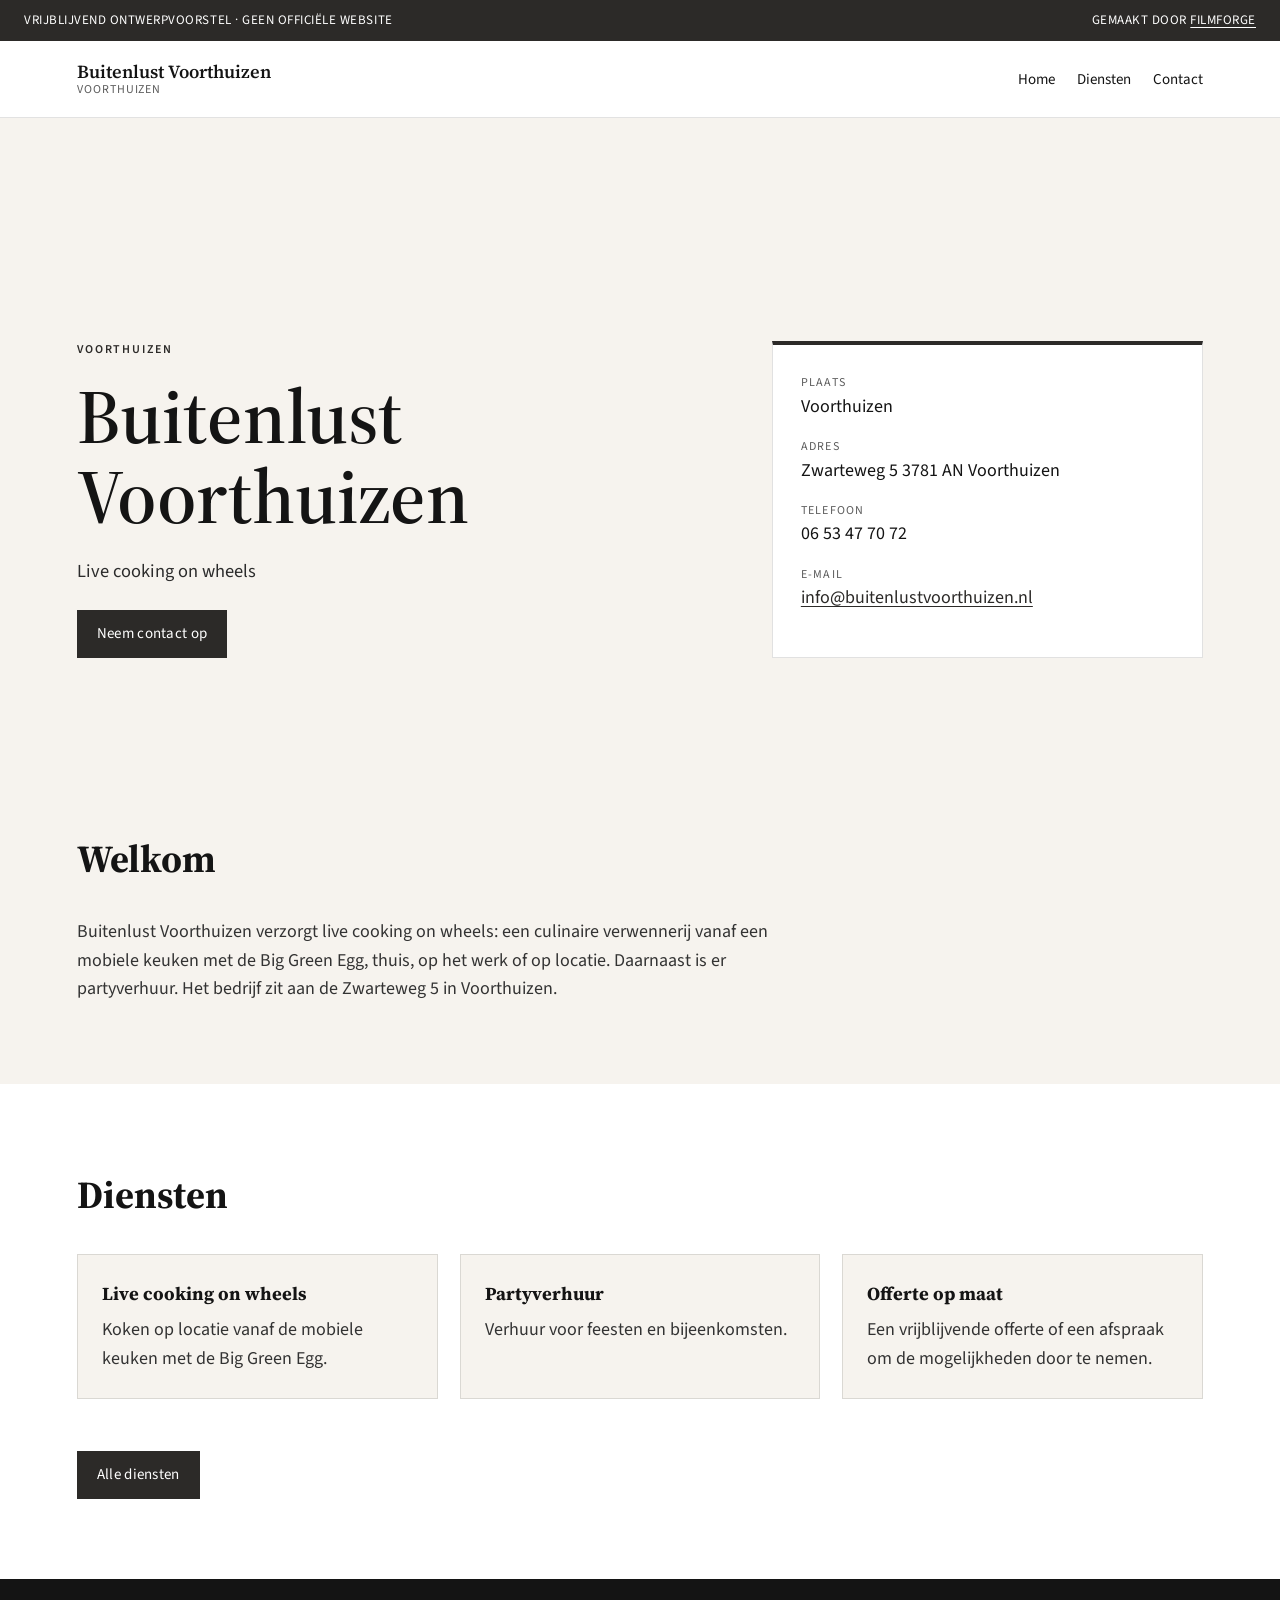
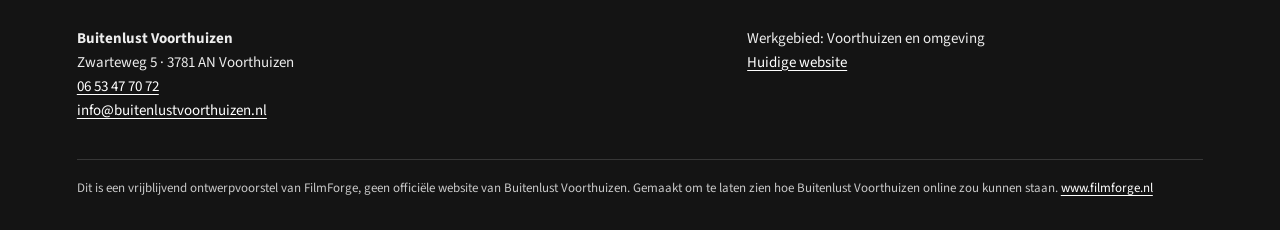
<file: index.html>
<!doctype html>
<html lang="nl">
<head>
<meta charset="utf-8">
<meta name="viewport" content="width=device-width, initial-scale=1">
<meta name="robots" content="noindex, nofollow">
<title>Buitenlust Voorthuizen · Voorthuizen</title>
<meta name="description" content="Buitenlust Voorthuizen in Voorthuizen — vrijblijvend ontwerpvoorstel van FilmForge.">
<link rel="preconnect" href="https://fonts.googleapis.com">
<link rel="preconnect" href="https://fonts.gstatic.com" crossorigin>
<link href="https://fonts.googleapis.com/css2?family=Source+Sans+3:wght@400;600&family=Source+Serif+4:opsz,wght@8..60,500;8..60,600&display=swap" rel="stylesheet">
<link rel="stylesheet" href="style.css">
</head>
<body>
<div class="ff-banner">
  <span>Vrijblijvend ontwerpvoorstel · geen officiële website</span>
  <span>Gemaakt door <a href="https://www.filmforge.nl" rel="noopener">FilmForge</a></span>
</div>
<header class="nav">
  <a class="brand" href="index.html">Buitenlust Voorthuizen<small>Voorthuizen</small></a>
  <nav>
    <ul>
      <li><a href="index.html" aria-current="page">Home</a></li>
      <li><a href="diensten.html">Diensten</a></li>
      <li><a href="contact.html">Contact</a></li>
    </ul>
  </nav>
</header>

<section class="hero">
  <div>
    <p class="eyebrow">Voorthuizen</p>
    <h1>Buitenlust Voorthuizen</h1>
    <p class="lede">Live cooking on wheels</p>
    <a class="cta" href="contact.html">Neem contact op</a>
  </div>
  
    <aside class="hero-aside">
      <dl>
        <dt>Plaats</dt><dd>Voorthuizen</dd>
        <dt>Adres</dt><dd>Zwarteweg 5 3781 AN Voorthuizen</dd>
        <dt>Telefoon</dt><dd>06 53 47 70 72</dd>
        <dt>E-mail</dt><dd><a href="mailto:info@buitenlustvoorthuizen.nl">info@buitenlustvoorthuizen.nl</a></dd>
      </dl>
    </aside>
</section>
<section class="section">
  <div class="prose">
    <h2>Welkom</h2>
    <p>Buitenlust Voorthuizen verzorgt live cooking on wheels: een culinaire verwennerij vanaf een mobiele keuken met de Big Green Egg, thuis, op het werk of op locatie. Daarnaast is er partyverhuur. Het bedrijf zit aan de Zwarteweg 5 in Voorthuizen.</p>
  </div>
</section>
<section class="section alt">
  <h2>Diensten</h2>
  <div class="grid"><article class="card"><h3>Live cooking on wheels</h3><p>Koken op locatie vanaf de mobiele keuken met de Big Green Egg.</p></article>
<article class="card"><h3>Partyverhuur</h3><p>Verhuur voor feesten en bijeenkomsten.</p></article>
<article class="card"><h3>Offerte op maat</h3><p>Een vrijblijvende offerte of een afspraak om de mogelijkheden door te nemen.</p></article></div>
  <p style="margin-top:28px"><a class="cta" href="diensten.html">Alle diensten</a></p>
</section>

<footer class="site">
  <div class="footer-grid">
    <div>
      <strong>Buitenlust Voorthuizen</strong>
      <p>Zwarteweg 5 · 3781 AN Voorthuizen</p>
      <p><a href="tel:0653477072">06 53 47 70 72</a></p>
      <p><a href="mailto:info@buitenlustvoorthuizen.nl">info@buitenlustvoorthuizen.nl</a></p>
    </div>
    <div>
      <p>Werkgebied: Voorthuizen en omgeving</p>
      <p><a href="https://www.buitenlustvoorthuizen.nl/">Huidige website</a></p>
    </div>
  </div>
  <p class="ff-note">Dit is een vrijblijvend ontwerpvoorstel van FilmForge, geen officiële website van Buitenlust Voorthuizen. Gemaakt om te laten zien hoe Buitenlust Voorthuizen online zou kunnen staan. <a href="https://www.filmforge.nl">www.filmforge.nl</a></p>
</footer>
</body>
</html>
</file>
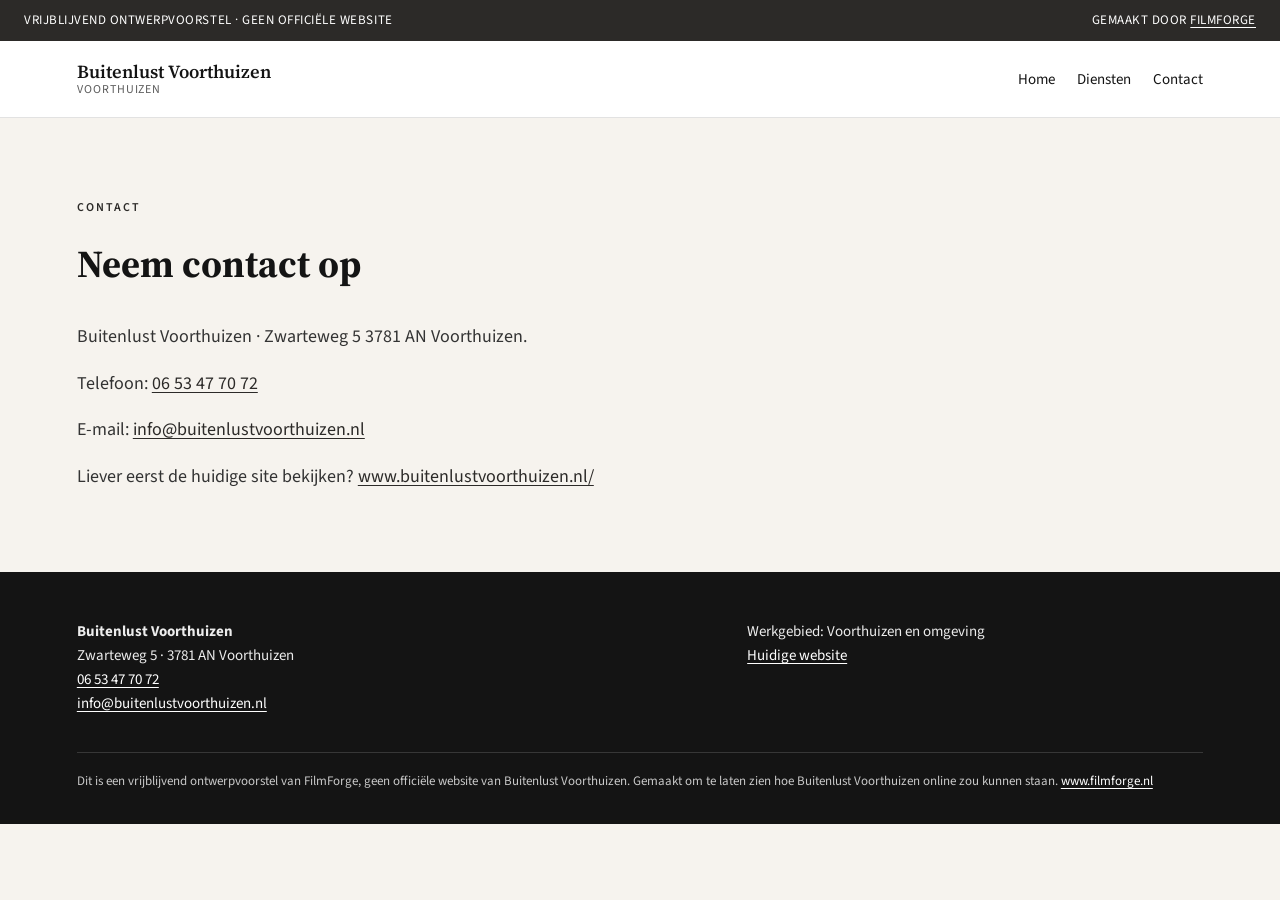
<file: contact.html>
<!doctype html>
<html lang="nl">
<head>
<meta charset="utf-8">
<meta name="viewport" content="width=device-width, initial-scale=1">
<meta name="robots" content="noindex, nofollow">
<title>Contact · Buitenlust Voorthuizen</title>
<meta name="description" content="Buitenlust Voorthuizen in Voorthuizen — vrijblijvend ontwerpvoorstel van FilmForge.">
<link rel="preconnect" href="https://fonts.googleapis.com">
<link rel="preconnect" href="https://fonts.gstatic.com" crossorigin>
<link href="https://fonts.googleapis.com/css2?family=Source+Sans+3:wght@400;600&family=Source+Serif+4:opsz,wght@8..60,500;8..60,600&display=swap" rel="stylesheet">
<link rel="stylesheet" href="style.css">
</head>
<body>
<div class="ff-banner">
  <span>Vrijblijvend ontwerpvoorstel · geen officiële website</span>
  <span>Gemaakt door <a href="https://www.filmforge.nl" rel="noopener">FilmForge</a></span>
</div>
<header class="nav">
  <a class="brand" href="index.html">Buitenlust Voorthuizen<small>Voorthuizen</small></a>
  <nav>
    <ul>
      <li><a href="index.html">Home</a></li>
      <li><a href="diensten.html">Diensten</a></li>
      <li><a href="contact.html" aria-current="page">Contact</a></li>
    </ul>
  </nav>
</header>

<section class="section">
  <p class="eyebrow">Contact</p>
  <h2>Neem contact op</h2>
  <div class="prose">
    <p>Buitenlust Voorthuizen · Zwarteweg 5 3781 AN Voorthuizen.</p>
    <p>Telefoon: <a href='tel:0653477072'>06 53 47 70 72</a></p>
    <p>E-mail: <a href="mailto:info@buitenlustvoorthuizen.nl">info@buitenlustvoorthuizen.nl</a></p>
    
    <p>Liever eerst de huidige site bekijken? <a href="https://www.buitenlustvoorthuizen.nl/">www.buitenlustvoorthuizen.nl/</a></p>
  </div>
</section>

<footer class="site">
  <div class="footer-grid">
    <div>
      <strong>Buitenlust Voorthuizen</strong>
      <p>Zwarteweg 5 · 3781 AN Voorthuizen</p>
      <p><a href="tel:0653477072">06 53 47 70 72</a></p>
      <p><a href="mailto:info@buitenlustvoorthuizen.nl">info@buitenlustvoorthuizen.nl</a></p>
    </div>
    <div>
      <p>Werkgebied: Voorthuizen en omgeving</p>
      <p><a href="https://www.buitenlustvoorthuizen.nl/">Huidige website</a></p>
    </div>
  </div>
  <p class="ff-note">Dit is een vrijblijvend ontwerpvoorstel van FilmForge, geen officiële website van Buitenlust Voorthuizen. Gemaakt om te laten zien hoe Buitenlust Voorthuizen online zou kunnen staan. <a href="https://www.filmforge.nl">www.filmforge.nl</a></p>
</footer>
</body>
</html>
</file>
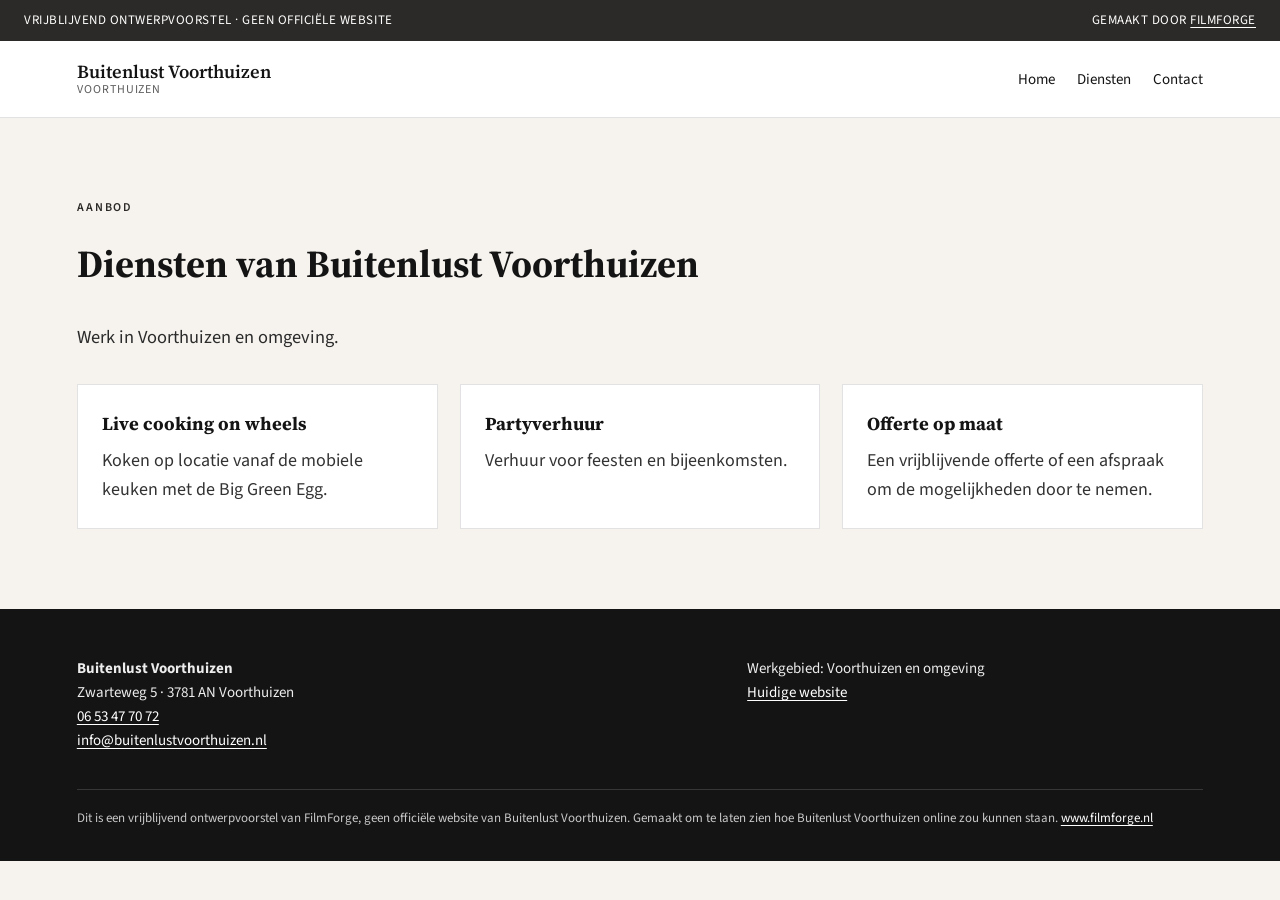
<file: diensten.html>
<!doctype html>
<html lang="nl">
<head>
<meta charset="utf-8">
<meta name="viewport" content="width=device-width, initial-scale=1">
<meta name="robots" content="noindex, nofollow">
<title>Diensten · Buitenlust Voorthuizen</title>
<meta name="description" content="Buitenlust Voorthuizen in Voorthuizen — vrijblijvend ontwerpvoorstel van FilmForge.">
<link rel="preconnect" href="https://fonts.googleapis.com">
<link rel="preconnect" href="https://fonts.gstatic.com" crossorigin>
<link href="https://fonts.googleapis.com/css2?family=Source+Sans+3:wght@400;600&family=Source+Serif+4:opsz,wght@8..60,500;8..60,600&display=swap" rel="stylesheet">
<link rel="stylesheet" href="style.css">
</head>
<body>
<div class="ff-banner">
  <span>Vrijblijvend ontwerpvoorstel · geen officiële website</span>
  <span>Gemaakt door <a href="https://www.filmforge.nl" rel="noopener">FilmForge</a></span>
</div>
<header class="nav">
  <a class="brand" href="index.html">Buitenlust Voorthuizen<small>Voorthuizen</small></a>
  <nav>
    <ul>
      <li><a href="index.html">Home</a></li>
      <li><a href="diensten.html" aria-current="page">Diensten</a></li>
      <li><a href="contact.html">Contact</a></li>
    </ul>
  </nav>
</header>

<section class="section">
  <p class="eyebrow">Aanbod</p>
  <h2>Diensten van Buitenlust Voorthuizen</h2>
  <p class="lede" style="margin-bottom:32px">Werk in Voorthuizen en omgeving.</p>
  <div class="grid"><article class="card"><h3>Live cooking on wheels</h3><p>Koken op locatie vanaf de mobiele keuken met de Big Green Egg.</p></article>
<article class="card"><h3>Partyverhuur</h3><p>Verhuur voor feesten en bijeenkomsten.</p></article>
<article class="card"><h3>Offerte op maat</h3><p>Een vrijblijvende offerte of een afspraak om de mogelijkheden door te nemen.</p></article></div>
</section>

<footer class="site">
  <div class="footer-grid">
    <div>
      <strong>Buitenlust Voorthuizen</strong>
      <p>Zwarteweg 5 · 3781 AN Voorthuizen</p>
      <p><a href="tel:0653477072">06 53 47 70 72</a></p>
      <p><a href="mailto:info@buitenlustvoorthuizen.nl">info@buitenlustvoorthuizen.nl</a></p>
    </div>
    <div>
      <p>Werkgebied: Voorthuizen en omgeving</p>
      <p><a href="https://www.buitenlustvoorthuizen.nl/">Huidige website</a></p>
    </div>
  </div>
  <p class="ff-note">Dit is een vrijblijvend ontwerpvoorstel van FilmForge, geen officiële website van Buitenlust Voorthuizen. Gemaakt om te laten zien hoe Buitenlust Voorthuizen online zou kunnen staan. <a href="https://www.filmforge.nl">www.filmforge.nl</a></p>
</footer>
</body>
</html>
</file>
<file: style.css>
:root {
  --ink: #141414;
  --muted: #5c5c5c;
  --paper: #f6f3ee;
  --card: #ffffff;
  --accent: #2c2a28;
  --accent-2: #2c2a282;
  --line: rgba(20,20,20,.12);
}
* { box-sizing: border-box; margin: 0; padding: 0; }
html { scroll-behavior: smooth; }
body {
  font-family: "Source Sans 3", "Segoe UI", sans-serif;
  color: var(--ink);
  background: var(--paper);
  line-height: 1.6;
  font-size: 18px;
}
a { color: var(--accent); text-decoration-thickness: 1px; text-underline-offset: 3px; }
img { max-width: 100%; }
.ff-banner {
  background: var(--accent);
  color: #fff;
  font-size: 13px;
  letter-spacing: .04em;
  text-transform: uppercase;
  padding: 10px 24px;
  display: flex;
  justify-content: space-between;
  gap: 16px;
  flex-wrap: wrap;
}
.ff-banner a { color: #fff; }
header.nav {
  display: flex;
  align-items: center;
  justify-content: space-between;
  gap: 24px;
  padding: 20px 6vw;
  border-bottom: 1px solid var(--line);
  background: var(--card);
  position: sticky;
  top: 0;
  z-index: 10;
}
.brand {
  font-family: "Source Serif 4", Georgia, serif;
  font-weight: 600;
  font-size: 1.15rem;
  color: var(--ink);
  text-decoration: none;
  line-height: 1.2;
}
.brand small { display: block; font-family: "Source Sans 3", sans-serif; font-weight: 400; font-size: 12px; letter-spacing: .08em; text-transform: uppercase; color: var(--muted); }
nav ul { display: flex; gap: 22px; list-style: none; flex-wrap: wrap; }
nav a { color: var(--ink); text-decoration: none; font-size: 15px; }
nav a:hover { color: var(--accent); }
.hero {
  padding: 12vh 6vw 10vh;
  display: grid;
  grid-template-columns: 1.2fr .8fr;
  gap: 48px;
  align-items: end;
  background:
    linear-gradient(120deg, rgba(255,255,255,.7), transparent 40%),
    radial-gradient(circle at 90% 10%, var(--accent-2), transparent 42%),
    radial-gradient(circle at 0% 100%, var(--accent), transparent 50%),
    var(--paper);
  min-height: 70vh;
}
.eyebrow { text-transform: uppercase; letter-spacing: .16em; font-size: 12px; color: var(--accent); font-weight: 600; margin-bottom: 16px; }
h1 {
  font-family: "Source Serif 4", Georgia, serif;
  font-size: clamp(2.4rem, 6vw, 5rem);
  line-height: 1.05;
  font-weight: 600;
  margin-bottom: 20px;
}
.lede { font-size: 1.15rem; max-width: 38rem; color: #2b2b2b; }
.hero-aside {
  background: var(--card);
  padding: 28px;
  border: 1px solid var(--line);
  border-top: 4px solid var(--accent);
}
.hero-aside dt { font-size: 12px; text-transform: uppercase; letter-spacing: .1em; color: var(--muted); }
.hero-aside dd { margin: 0 0 16px; }
.section { padding: 80px 6vw; }
.section.alt { background: var(--card); }
.section h2 {
  font-family: "Source Serif 4", Georgia, serif;
  font-size: clamp(1.8rem, 3vw, 2.6rem);
  margin-bottom: 28px;
}
.grid {
  display: grid;
  grid-template-columns: repeat(auto-fit, minmax(240px, 1fr));
  gap: 22px;
}
.card {
  background: var(--card);
  border: 1px solid var(--line);
  padding: 24px;
}
.section.alt .card { background: var(--paper); }
.card h3 { font-size: 1.15rem; margin-bottom: 8px; font-family: "Source Serif 4", Georgia, serif; }
.card p, .prose p { color: #333; }
.prose { max-width: 44rem; }
.prose p + p { margin-top: 1em; }
.cta {
  display: inline-block;
  margin-top: 24px;
  background: var(--accent);
  color: #fff;
  text-decoration: none;
  padding: 12px 20px;
  font-size: 15px;
  letter-spacing: .02em;
}
.cta:hover { filter: brightness(1.08); }
footer.site {
  padding: 48px 6vw 32px;
  background: var(--ink);
  color: #ececec;
  font-size: 15px;
}
footer.site a { color: #fff; }
.footer-grid { display: grid; grid-template-columns: 1.4fr 1fr; gap: 32px; margin-bottom: 36px; }
.ff-note {
  border-top: 1px solid rgba(255,255,255,.15);
  padding-top: 18px;
  font-size: 13px;
  color: #c8c8c8;
}
@media (max-width: 800px) {
  .hero, .footer-grid { grid-template-columns: 1fr; }
  header.nav { flex-direction: column; align-items: flex-start; }
}
</file>
